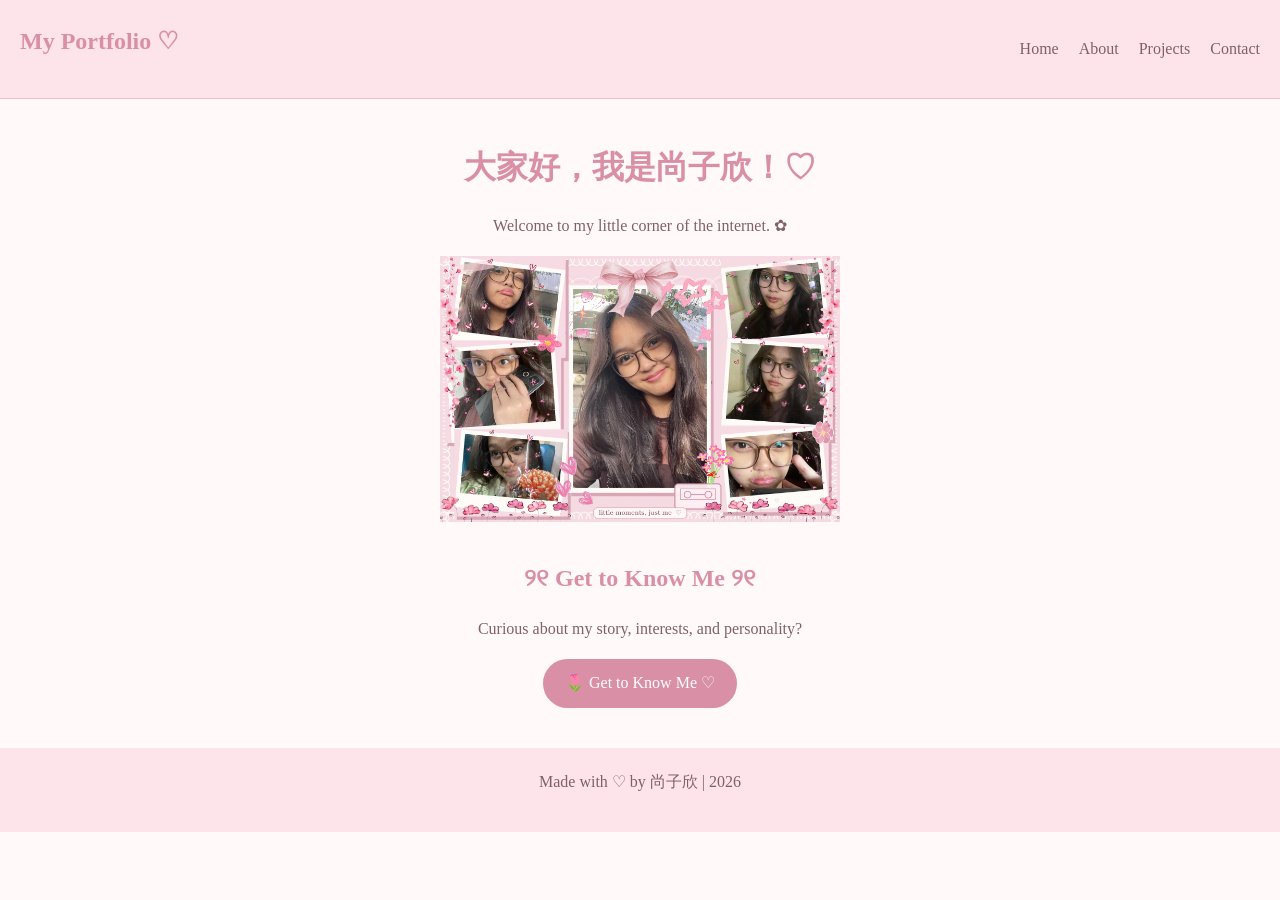
<file: index.html>
<!DOCTYPE html>
<html lang="en">


<head>
    <meta charset="UTF-8">
    <meta name="viewport" content="width=device-width, initial-scale=1.0">
    <title>My Personal Portfolio</title>
    <link rel="stylesheet" href="style.css">
</head>


<body>


    <!-- Navigation -->
    <header>
        <nav>
            <h2>My Portfolio ♡</h2>


            <ul>
                <li><a href="index.html">Home</a></li>
                <li><a href="about.html">About</a></li>
                <li><a href="projects.html">Projects</a></li>
                <li><a href="contact.html">Contact</a></li>
            </ul>
        </nav>
    </header>


    <!-- Home Page -->
    <main>


        <h1>大家好，我是尚子欣！♡</h1>


        <p>Welcome to my little corner of the internet. ✿</p>


        <img src="images/profile-collage.png" alt="My photo collage" width="400">


        <h2>୨୧ Get to Know Me ୨୧</h2>


        <p>Curious about my story, interests, and personality?</p>


        <a href="about.html">🌷 Get to Know Me ♡</a>


    </main>


    <!-- Footer -->
    <footer>
        <p>Made with ♡ by 尚子欣 | 2026</p>
    </footer>


</body>
</html>
</file>
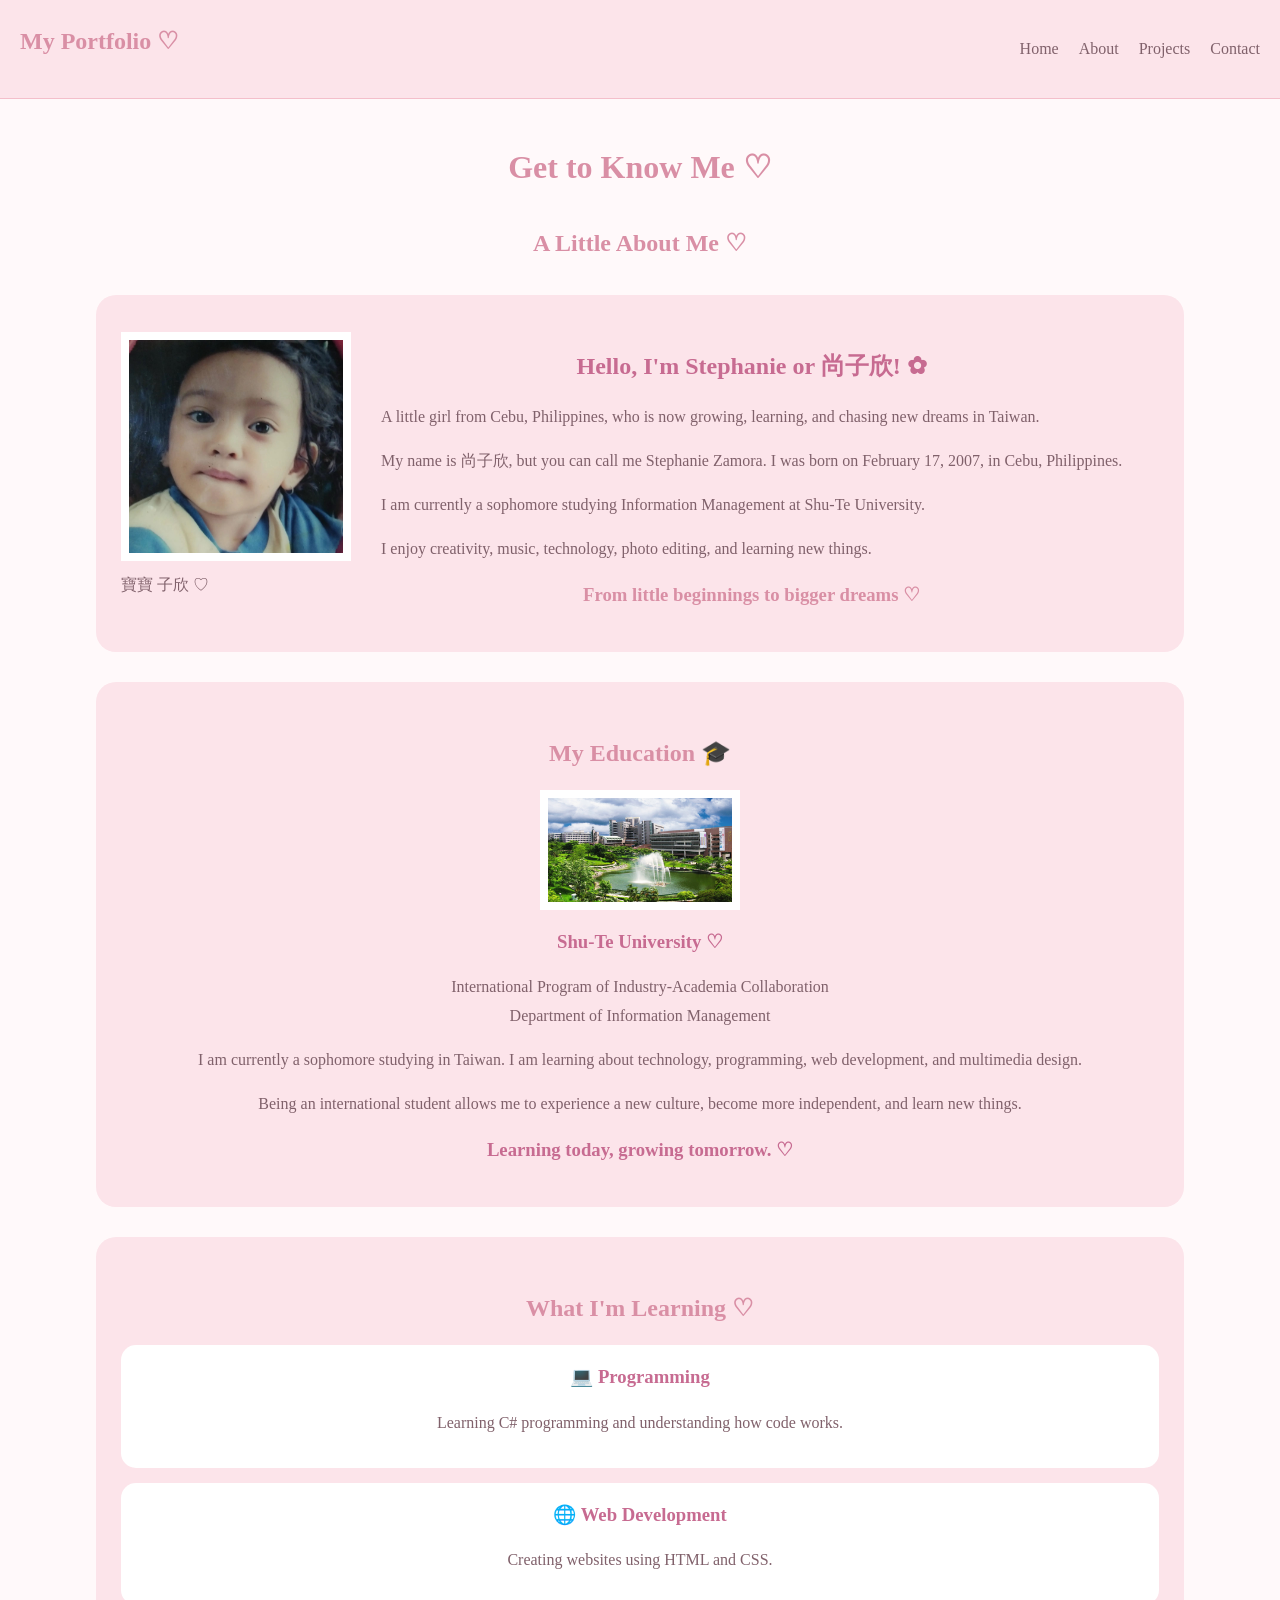
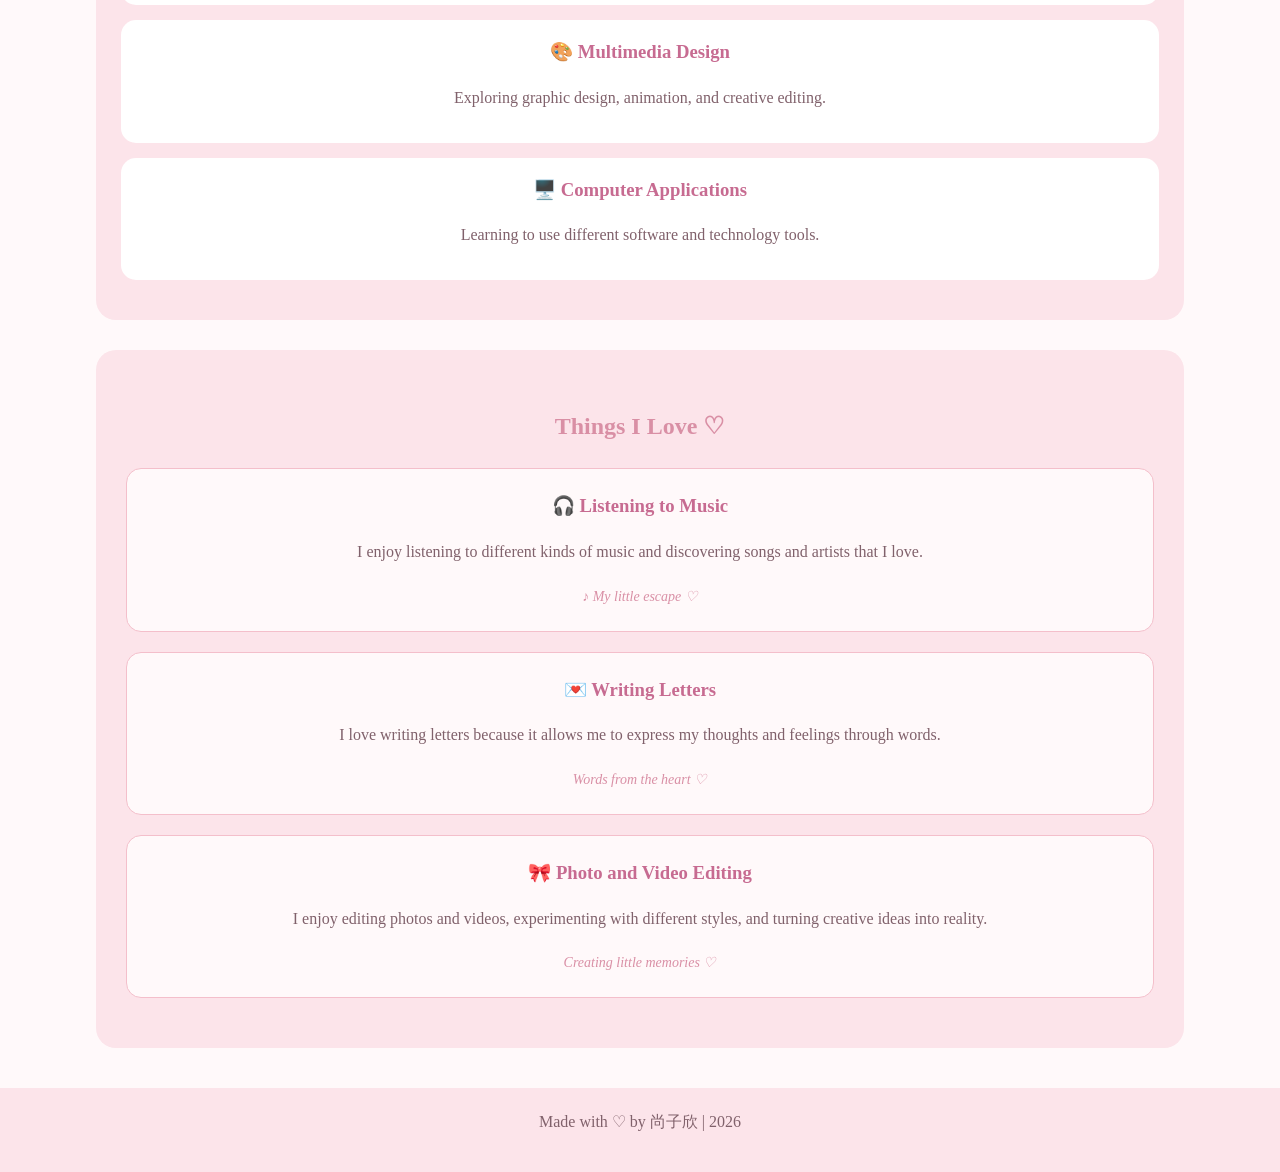
<file: about.html>
<!DOCTYPE html>
<html lang="en">


<head>
    <meta charset="UTF-8">
    <meta name="viewport" content="width=device-width, initial-scale=1.0">
    <title>About Me | My Portfolio</title>
    <link rel="stylesheet" href="style.css">
</head>


<body>


    <!-- Navigation -->
    <header>
        <nav>
            <h2>My Portfolio ♡</h2>


            <ul>
                <li><a href="index.html">Home</a></li>
                <li><a href="about.html">About</a></li>
                <li><a href="projects.html">Projects</a></li>
                <li><a href="contact.html">Contact</a></li>
            </ul>
        </nav>
    </header>


    <!-- About Me -->
    <main>


        <h1>Get to Know Me ♡</h1>
<h2>A Little About Me ♡</h2>


<div class="baby">


    <div>
        <img src="images/babyme.jpeg" alt="Baby Stephanie">
        <p>寶寶 子欣 ♡</p>
    </div>


    <div>
        <h2>Hello, I'm Stephanie or 尚子欣! ✿</h2>


        <p>
            A little girl from Cebu, Philippines,
            who is now growing, learning, and
            chasing new dreams in Taiwan.
        </p>


        <p>
            My name is 尚子欣, but you can call me
            Stephanie Zamora. I was born on
            February 17, 2007, in Cebu, Philippines.
        </p>


        <p>
            I am currently a sophomore studying
            Information Management at Shu-Te University.
        </p>


        <p>
            I enjoy creativity, music, technology,
            photo editing, and learning new things.
        </p>


        <h3>From little beginnings to bigger dreams ♡</h3>
    </div>


</div>

      <!-- My Education -->


<div class="education">


    <h2>My Education 🎓</h2>

<img src="images/stu.jpeg" alt="Shu-Te University">
    <h3>Shu-Te University ♡</h3>
    <p>
        International Program of Industry-Academia Collaboration
        <br>
        Department of Information Management
    </p>


    <p>
        I am currently a sophomore studying in Taiwan.
        I am learning about technology, programming,
        web development, and multimedia design.
    </p>


    <p>
        Being an international student allows me
        to experience a new culture, become more
        independent, and learn new things.
    </p>


    <h3>Learning today, growing tomorrow. ♡</h3>


</div>

   <!-- What I'm Learning -->
<div class="learning">
    <h2>What I'm Learning ♡</h2>


    <div class="learning-item">
        <h3>💻 Programming</h3>
        <p>Learning C# programming and understanding how code works.</p>
    </div>


    <div class="learning-item">
        <h3>🌐 Web Development</h3>
        <p>Creating websites using HTML and CSS.</p>
    </div>


    <div class="learning-item">
        <h3>🎨 Multimedia Design</h3>
        <p>Exploring graphic design, animation, and creative editing.</p>
    </div>


    <div class="learning-item">
        <h3>🖥️ Computer Applications</h3>
        <p>Learning to use different software and technology tools.</p>
    </div>
</div>

      <!-- Things I Love -->
<div class="hobbies">
    <h2>Things I Love ♡</h2>


    <div class="hobby-item">
        <h3>🎧 Listening to Music</h3>
        <p>I enjoy listening to different kinds of music and discovering songs and artists that I love.</p>
        <span>♪ My little escape ♡</span>
    </div>


    <div class="hobby-item">
        <h3>💌 Writing Letters</h3>
        <p>I love writing letters because it allows me to express my thoughts and feelings through words.</p>
        <span>Words from the heart ♡</span>
    </div>


    <div class="hobby-item">
        <h3>🎀 Photo and Video Editing</h3>
        <p>I enjoy editing photos and videos, experimenting with different styles, and turning creative ideas into reality.</p>
        <span>Creating little memories ♡</span>
    </div>
</div>
    </main>

    <!-- Footer -->
    <footer>
        <p>Made with ♡ by 尚子欣 | 2026</p>
    </footer>


</body>
</html>
</file>
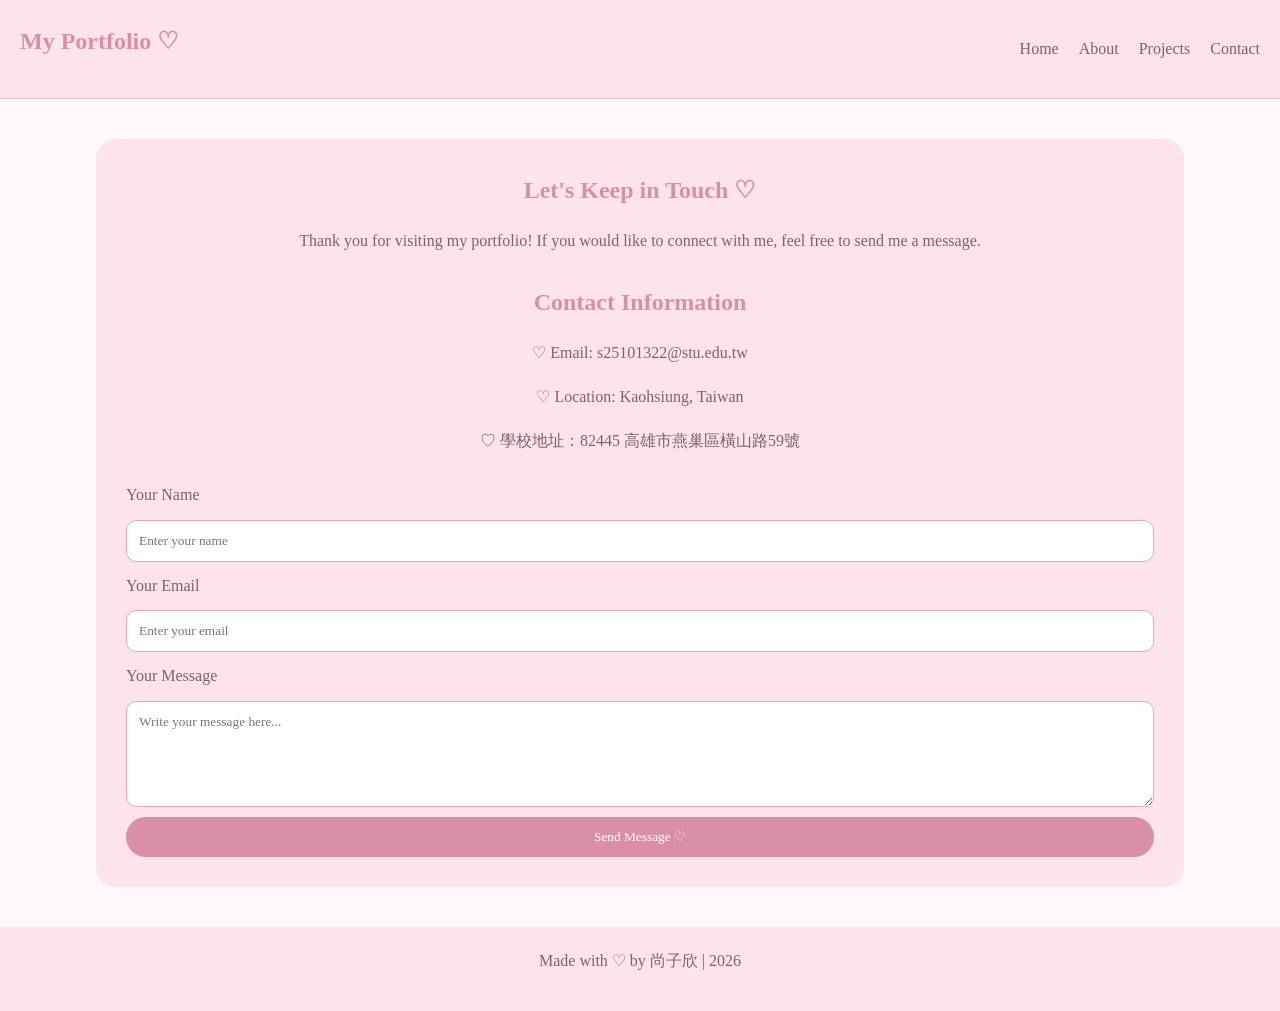
<file: contact.html>
<!DOCTYPE html>
<html lang="en">


<head>
    <meta charset="UTF-8">
    <meta name="viewport" content="width=device-width, initial-scale=1.0">
    <title>Contact Me | My Portfolio</title>
    <link rel="stylesheet" href="style.css">
</head>


<body>


    <!-- Navigation -->
    <header>
        <nav>
            <h2 class="logo">My Portfolio ♡</h2>


            <ul>
                <li><a href="index.html">Home</a></li>
                <li><a href="about.html">About</a></li>
                <li><a href="projects.html">Projects</a></li>
                <li><a href="contact.html">Contact</a></li>
            </ul>
        </nav>
    </header>


    <!-- Contact Section -->
    <main>


        <section class="contact">


            <h1>Let's Keep in Touch ♡</h1>


            <p>
                Thank you for visiting my portfolio!
                If you would like to connect with me,
                feel free to send me a message.
            </p>


            <!-- Contact Information -->
            <div class="contact-info">


                <h2>Contact Information</h2>
                <p>♡ Email: s25101322@stu.edu.tw</p>
                <p>♡ Location: Kaohsiung, Taiwan</p>
                <p>♡ 學校地址：82445 高雄市燕巢區橫山路59號</p>


            </div>


            <!-- Contact Form -->
            <form id="contact-form">


                <label for="name">Your Name</label>
                <input type="text" id="name" name="name"
                    placeholder="Enter your name" required>


                <label for="email">Your Email</label>
                <input type="email" id="email" name="email"
                    placeholder="Enter your email" required>


                <label for="message">Your Message</label>
                <textarea id="message" name="message"
                    placeholder="Write your message here..."
                    rows="5" required></textarea>


                <button type="submit">Send Message ♡</button>


            </form>


        </section>


    </main>


    <!-- Footer -->
    <footer>
        <p>Made with ♡ by 尚子欣 | 2026</p>
    </footer>


</body>
</html>
</file>
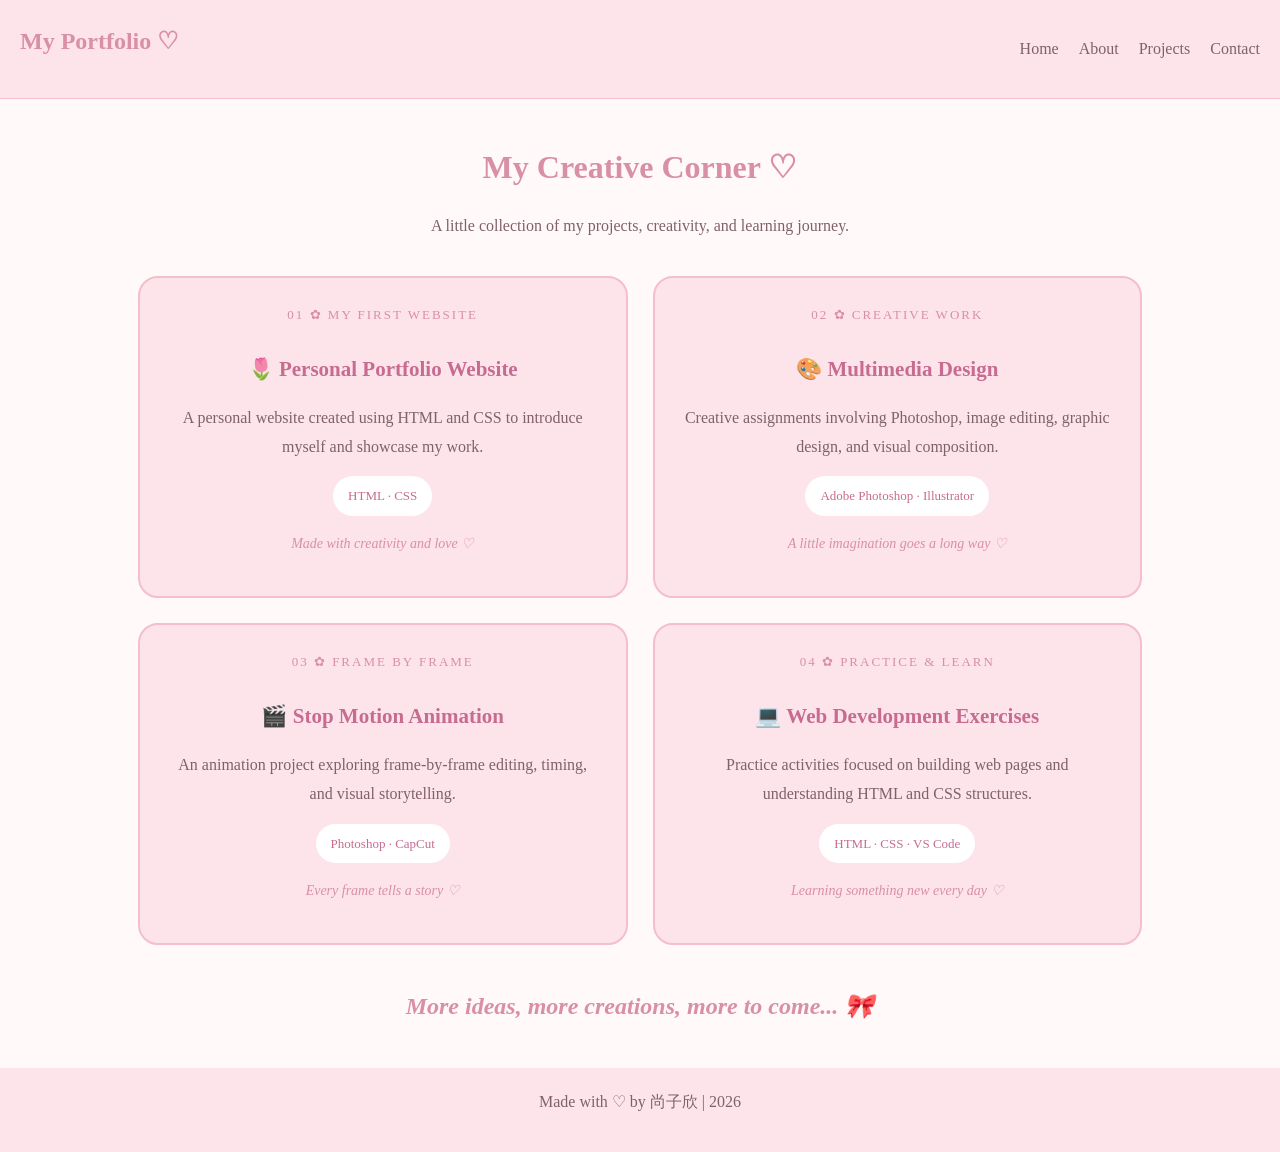
<file: projects.html>
<!DOCTYPE html>
<html lang="en">
<head>
    <meta charset="UTF-8">
    <meta name="viewport" content="width=device-width, initial-scale=1.0">
    <title>My Projects | My Portfolio</title>
    <link rel="stylesheet" href="style.css">
</head>
<body>
    <!-- Navigation -->
    <header>
        <nav>
            <h2>My Portfolio ♡</h2>
            <ul>
                <li><a href="index.html">Home</a></li>
                <li><a href="about.html">About</a></li>
                <li><a href="projects.html">Projects</a></li>
                <li><a href="contact.html">Contact</a></li>
            </ul>
        </nav>
    </header>
    <!-- Projects -->
    <main>
        <h1>My Creative Corner ♡</h1>
        <p>A little collection of my projects, creativity, and learning journey.</p>
        <div class="project-container">
            <!-- Project 1 -->
            <div class="project-card">
                <p class="project-number">01 ✿ MY FIRST WEBSITE</p>
                <h2>🌷 Personal Portfolio Website</h2>
                <p>
                    A personal website created using HTML and CSS
                    to introduce myself and showcase my work.
                </p>
                <p class="tools">HTML · CSS</p>
                <p class="project-note">Made with creativity and love ♡</p>
            </div>
            <!-- Project 2 -->
            <div class="project-card">
                <p class="project-number">02 ✿ CREATIVE WORK</p>
                <h2>🎨 Multimedia Design</h2>
                <p>
                    Creative assignments involving Photoshop,
                    image editing, graphic design, and visual composition.
                </p>
                <p class="tools">Adobe Photoshop · Illustrator</p>
                <p class="project-note">A little imagination goes a long way ♡</p>
            </div>
            <!-- Project 3 -->
            <div class="project-card">
                <p class="project-number">03 ✿ FRAME BY FRAME</p>
                <h2>🎬 Stop Motion Animation</h2>
                <p>
                    An animation project exploring frame-by-frame
                    editing, timing, and visual storytelling.
                </p>
                <p class="tools">Photoshop · CapCut</p>
                <p class="project-note">Every frame tells a story ♡</p>
            </div>
            <!-- Project 4 -->
            <div class="project-card">
                <p class="project-number">04 ✿ PRACTICE & LEARN</p>
                <h2>💻 Web Development Exercises</h2>
                <p>
                    Practice activities focused on building web pages
                    and understanding HTML and CSS structures.
                </p>
                <p class="tools">HTML · CSS · VS Code</p>
                <p class="project-note">Learning something new every day ♡</p>
            </div>
        </div>
        <h2 class="ending">More ideas, more creations, more to come... 🎀</h2>
    </main>
    <!-- Footer -->
    <footer>
        <p>Made with ♡ by 尚子欣 | 2026</p>
    </footer>

</bod>
</html>
</file>
<file: style.css>
/* GENERAL STYLE */

* {
    margin: 0;
    padding: 0;
    box-sizing: border-box;
}
body {
    background-color: #FFF9FA;
    color: #80616B;
    font-family: Georgia, serif;
    line-height: 1.8;
}

/* NAVIGATION BAR */

header {
    background-color: #FCE4EA;
    padding: 20px;
    border-bottom: 1px solid #F4BFCB;
}
nav {
    display: flex;
    justify-content: space-between;
    align-items: center;
}
nav h2 {
    color: #D98FA5;
}
nav ul {
    display: flex;
    list-style: none;
    gap: 20px;
}
nav ul li a {
    color: #80616B;
    text-decoration: none;
}
nav ul li a:hover {
    color: #D98FA5;
}

/* MAIN CONTENT */

main {
    width: 85%;
    margin: 40px auto;
    text-align: center;
}

h1, h2, h3 {
    color: #D98FA5;
    margin-bottom: 15px;
}

p {
    margin-bottom: 15px;
}

/* HOME PAGE */

.home-box {
    background-color: #FCE4EA;
    padding: 40px 20px;
    border-radius: 20px;
}
.home-box img {
    width: 500px;
    max-width: 90%;
    border: 8px solid white;
    margin: 25px auto;
}
.about-button,
main a {
    display: inline-block;
    background-color: #D98FA5;
    color: white;
    padding: 10px 22px;
    border-radius: 25px;
    text-decoration: none;
}
.about-button:hover,
main a:hover {
    background-color: #BA8294;
}

/* ABOUT PAGE */

.baby {
    display: flex;
    align-items: center;
    gap: 30px;
    background-color: #FCE4EA;
    padding: 25px;
    margin: 30px 0;
    border-radius: 20px;
}
.baby img {
    width: 230px;
    border: 8px solid white;
}
.baby h2 {
    color: #C76B91;
}
.baby p {
    text-align: left;
}

/* PROJECTS PAGE */

main h2 {
    margin-top: 25px;
}

main h2 + p {
    margin-bottom: 15px;
}

/* CONTACT PAGE */

.contact {
    background-color: #FCE4EA;
    padding: 30px;
    border-radius: 20px;
}

.contact-info {
    margin: 25px 0;
}

form {
    display: flex;
    flex-direction: column;
    gap: 10px;
    text-align: left;
}

input, textarea {
    padding: 12px;
    border: 1px solid #EBA6B8;
    border-radius: 10px;
    font-family: Georgia, serif;
}

button {
    background-color: #D98FA5;
    color: white;
    padding: 12px;
    border: none;
    border-radius: 25px;
    font-family: Georgia, serif;
    cursor: pointer;
}

button:hover {
    background-color: #BA8294;
}

/* FOOTER */

footer {
    background-color: #FCE4EA;
    text-align: center;
    padding: 20px;
    margin-top: 40px;
}

/* MOBILE DESIGN */
@media (max-width: 600px) {
    nav {
        flex-direction: column;
        gap: 15px;
    }
    nav ul {
        justify-content: center;
        gap: 12px;
        flex-wrap: wrap;
    }
    main {
        width: 92%;
    }
    .baby {
        flex-direction: column;
    }
    .baby img {
        width: 200px;
        max-width: 100%;
    }
    .baby p {
        text-align: center;
    }
    .home-box {
        padding: 25px 15px;
    }
    .contact {
        padding: 20px;
    }
}
/* EDUCATION SECTION */
.education {
    display: flex;
    flex-direction: column;
    align-items: center;
    background-color: #FCE4EA;
    padding: 25px;
    border-radius: 20px;
}
.education img {
    width: 200px;
    border: 8px solid white;
    margin-bottom: 15px;
}
.education h3 {
    color: #C76B91;
}
.education p {
    text-align: center;
}

/* What I'm Learning */

.learning {
    background-color: #FCE4EA;
    padding: 25px;
    margin: 30px 0;
    border-radius: 20px;
}
.learning-item {
    background-color: white;
    padding: 15px;
    margin: 15px 0;
    border-radius: 15px;
}
.learning-item h3 {
    color: #C76B91;
}

/* Things I Love */

.hobbies {
    background-color: #FCE4EA;
    padding: 30px;
    margin: 30px 0;
    border-radius: 20px;
}
.hobby-item {
    background-color: #FFF9FA;
    padding: 20px;
    margin: 20px 0;
    border: 1px solid #F4BFCB;
    border-radius: 15px;
}
.hobby-item h3 {
    color: #C76B91;
}
.hobby-item span {
    color: #D98FA5;
    font-style: italic;
    font-size: 14px;
}
/* Projects Page */
.project-container {
    display: flex;
    flex-wrap: wrap;
    justify-content: center;
    gap: 25px;
    margin-top: 35px;
}
.project-card {
    background-color: #FCE4EA;
    width: 45%;
    padding: 25px;
    border: 2px solid #F4BFCB;
    border-radius: 20px;
    text-align: center;
}
.project-card h2 {
    color: #C76B91;
    font-size: 21px;
}
.project-number {
    color: #D98FA5;
    font-size: 13px;
    letter-spacing: 2px;
}
.tools {
    display: inline-block;
    background-color: white;
    color: #C76B91;
    padding: 8px 15px;
    border-radius: 20px;
    font-size: 13px;
}
.project-note {
    color: #D98FA5;
    font-style: italic;
    font-size: 14px;
}
.project-card:hover {
    background-color: #FFF0F4;
}
.ending {
    margin-top: 40px;
    font-style: italic;
}
/* Projects on smaller screens */
@media (max-width: 600px) {
    .project-card {
        width: 100%;
    }
}
</file>
